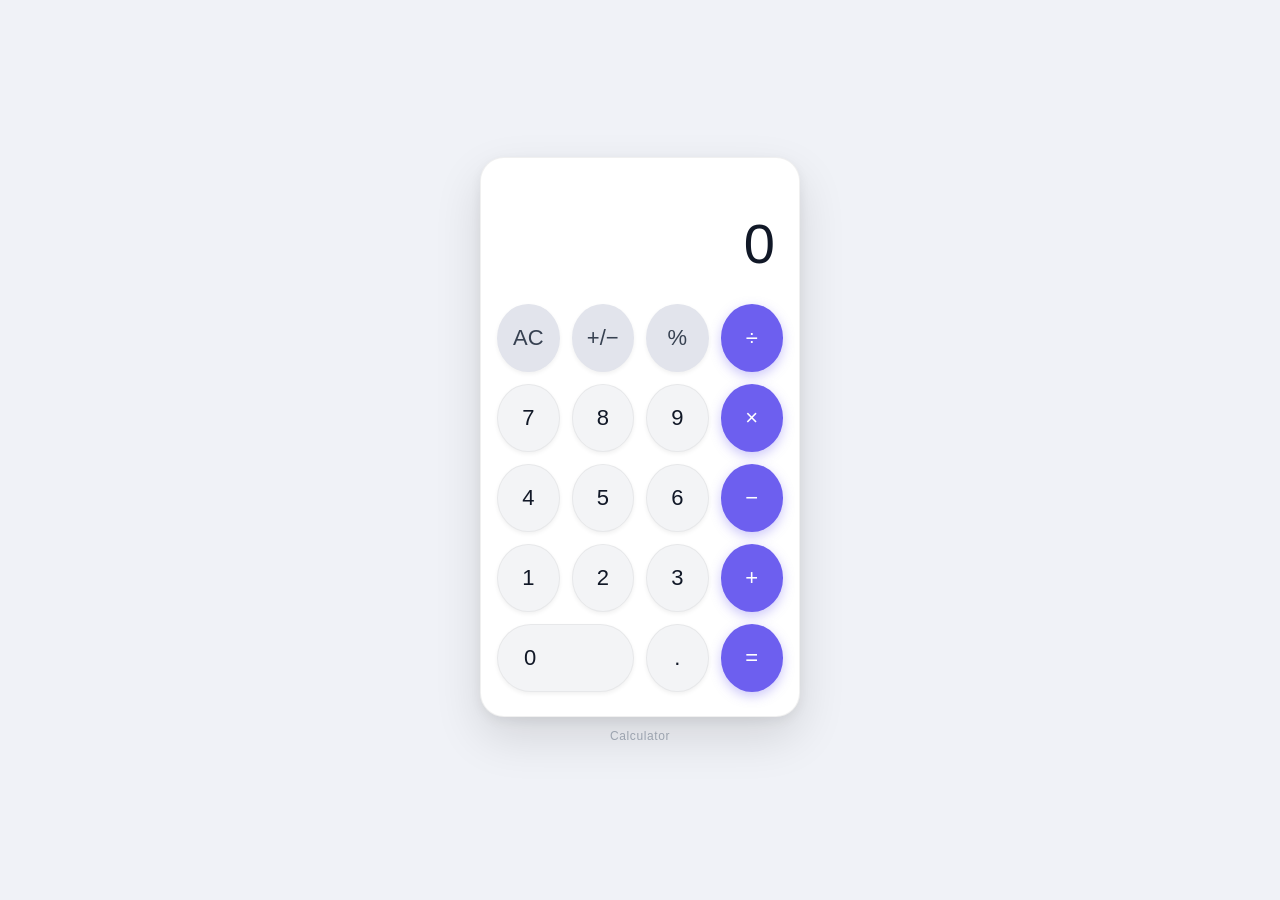
<file: TASK 3 - CALCULATOR/calculator.html>
<!DOCTYPE html>
<html lang="en">
  <head>
    <meta charset="UTF-8" />
    <meta name="viewport" content="width=device-width, initial-scale=1.0" />
    <title>Calculator</title>
    <link rel="stylesheet" href="calculator.css" />
  </head>
  <body>

    <div class="wrapper">
      <div class="calculator">

        <!-- Display -->
        <div class="display">
          <div class="expression" id="expression">&nbsp;</div>
          <div class="result" id="result">0</div>
        </div>

        <!-- Button Grid -->
        <div class="buttons">
          <button class="btn fn"  data-action="clear">AC</button>
          <button class="btn fn"  data-action="negate">+/−</button>
          <button class="btn fn"  data-action="percent">%</button>
          <button class="btn op"  data-action="/">÷</button>

          <button class="btn num" data-action="7">7</button>
          <button class="btn num" data-action="8">8</button>
          <button class="btn num" data-action="9">9</button>
          <button class="btn op"  data-action="*">×</button>

          <button class="btn num" data-action="4">4</button>
          <button class="btn num" data-action="5">5</button>
          <button class="btn num" data-action="6">6</button>
          <button class="btn op"  data-action="-">−</button>

          <button class="btn num" data-action="1">1</button>
          <button class="btn num" data-action="2">2</button>
          <button class="btn num" data-action="3">3</button>
          <button class="btn op"  data-action="+">+</button>

          <button class="btn num wide" data-action="0">0</button>
          <button class="btn num"      data-action=".">.</button>
          <button class="btn eq"       data-action="=">=</button>
        </div>

      </div>
      <p class="label">Calculator</p>
    </div>

    <script src="calculator.js"></script>
  </body>
</html>
</file>
<file: TASK 3 - CALCULATOR/calculator.css>
/* ─── Reset ─── */
* {
    box-sizing: border-box;
    margin: 0;
    padding: 0;
}

body {
    height: 100vh;
    display: flex;
    align-items: center;
    justify-content: center;
    background: #f0f2f7;
    font-family: 'Inter', -apple-system, BlinkMacSystemFont, 'Segoe UI', sans-serif;
    padding: 1rem;
}

.wrapper {
    display: flex;
    flex-direction: column;
    align-items: center;
    gap: 0.75rem;
}

.label {
    font-size: 0.75rem;
    color: #9ca3af;
    letter-spacing: 0.05em;
}

/* ─── Calculator Card ─── */
.calculator {
    width: 320px;
    background: #ffffff;
    border-radius: 24px;
    box-shadow:
        0 20px 48px rgba(0, 0, 0, 0.12),
        0 4px 12px rgba(0, 0, 0, 0.06);
    overflow: hidden;
    border: 1px solid rgba(0, 0, 0, 0.06);
}

/* ─── Display ─── */
.display {
    padding: 28px 24px 16px;
    min-height: 130px;
    display: flex;
    flex-direction: column;
    align-items: flex-end;
    justify-content: flex-end;
    gap: 4px;
}

.expression {
    font-size: 0.8125rem;
    color: #9ca3af;
    min-height: 1.2em;
    text-align: right;
    overflow: hidden;
    text-overflow: ellipsis;
    white-space: nowrap;
}

.result {
    font-size: 3.5rem;
    font-weight: 300;
    color: #111827;
    line-height: 1;
    text-align: right;
    overflow: hidden;
    text-overflow: ellipsis;
    white-space: nowrap;
    transition: font-size 0.1s ease;
}

.result.shrink-2 {
    font-size: 2.75rem;
}

.result.shrink-3 {
    font-size: 2.25rem;
}

.result.shrink-4 {
    font-size: 1.75rem;
}

/* ─── Button Grid ─── */
.buttons {
    display: grid;
    grid-template-columns: repeat(4, 1fr);
    gap: 12px;
    padding: 16px;
    padding-bottom: 24px;
}

/* ─── Button Base ─── */
.btn {
    height: 68px;
    border: none;
    border-radius: 50%;
    font-size: 1.375rem;
    font-family: inherit;
    font-weight: 500;
    cursor: pointer;
    display: flex;
    align-items: center;
    justify-content: center;
    transition: transform 0.07s ease, box-shadow 0.07s ease, background 0.07s ease;
    outline: none;
    user-select: none;
}

.btn:active {
    transform: scale(0.93);
}

/* Number buttons */
.btn.num {
    background: #f3f4f6;
    color: #111827;
    box-shadow: 0 2px 4px rgba(0, 0, 0, 0.06);
    border: 1px solid rgba(0, 0, 0, 0.05);
}

.btn.num:hover {
    background: #e9eaf0;
    box-shadow: 0 4px 10px rgba(0, 0, 0, 0.10);
}

/* Wide 0 button */
.btn.wide {
    grid-column: span 2;
    border-radius: 34px;
    justify-content: flex-start;
    padding-left: 26px;
}

/* Function buttons: AC, +/−, % */
.btn.fn {
    background: #e2e4ec;
    color: #374151;
    box-shadow: 0 2px 4px rgba(0, 0, 0, 0.06);
}

.btn.fn:hover {
    background: #d5d8e3;
    box-shadow: 0 4px 10px rgba(0, 0, 0, 0.10);
}

/* Operator buttons */
.btn.op {
    background: #6d5fef;
    color: #fff;
    box-shadow: 0 4px 12px rgba(109, 95, 239, 0.35);
}

.btn.op:hover {
    background: #5b4ee0;
    box-shadow: 0 6px 16px rgba(109, 95, 239, 0.45);
}

.btn.op.active {
    background: #fff;
    color: #6d5fef;
}

/* Equals button */
.btn.eq {
    background: #6d5fef;
    color: #fff;
    box-shadow: 0 4px 12px rgba(109, 95, 239, 0.35);
}

.btn.eq:hover {
    background: #5b4ee0;
    box-shadow: 0 6px 16px rgba(109, 95, 239, 0.45);
}
</file>
